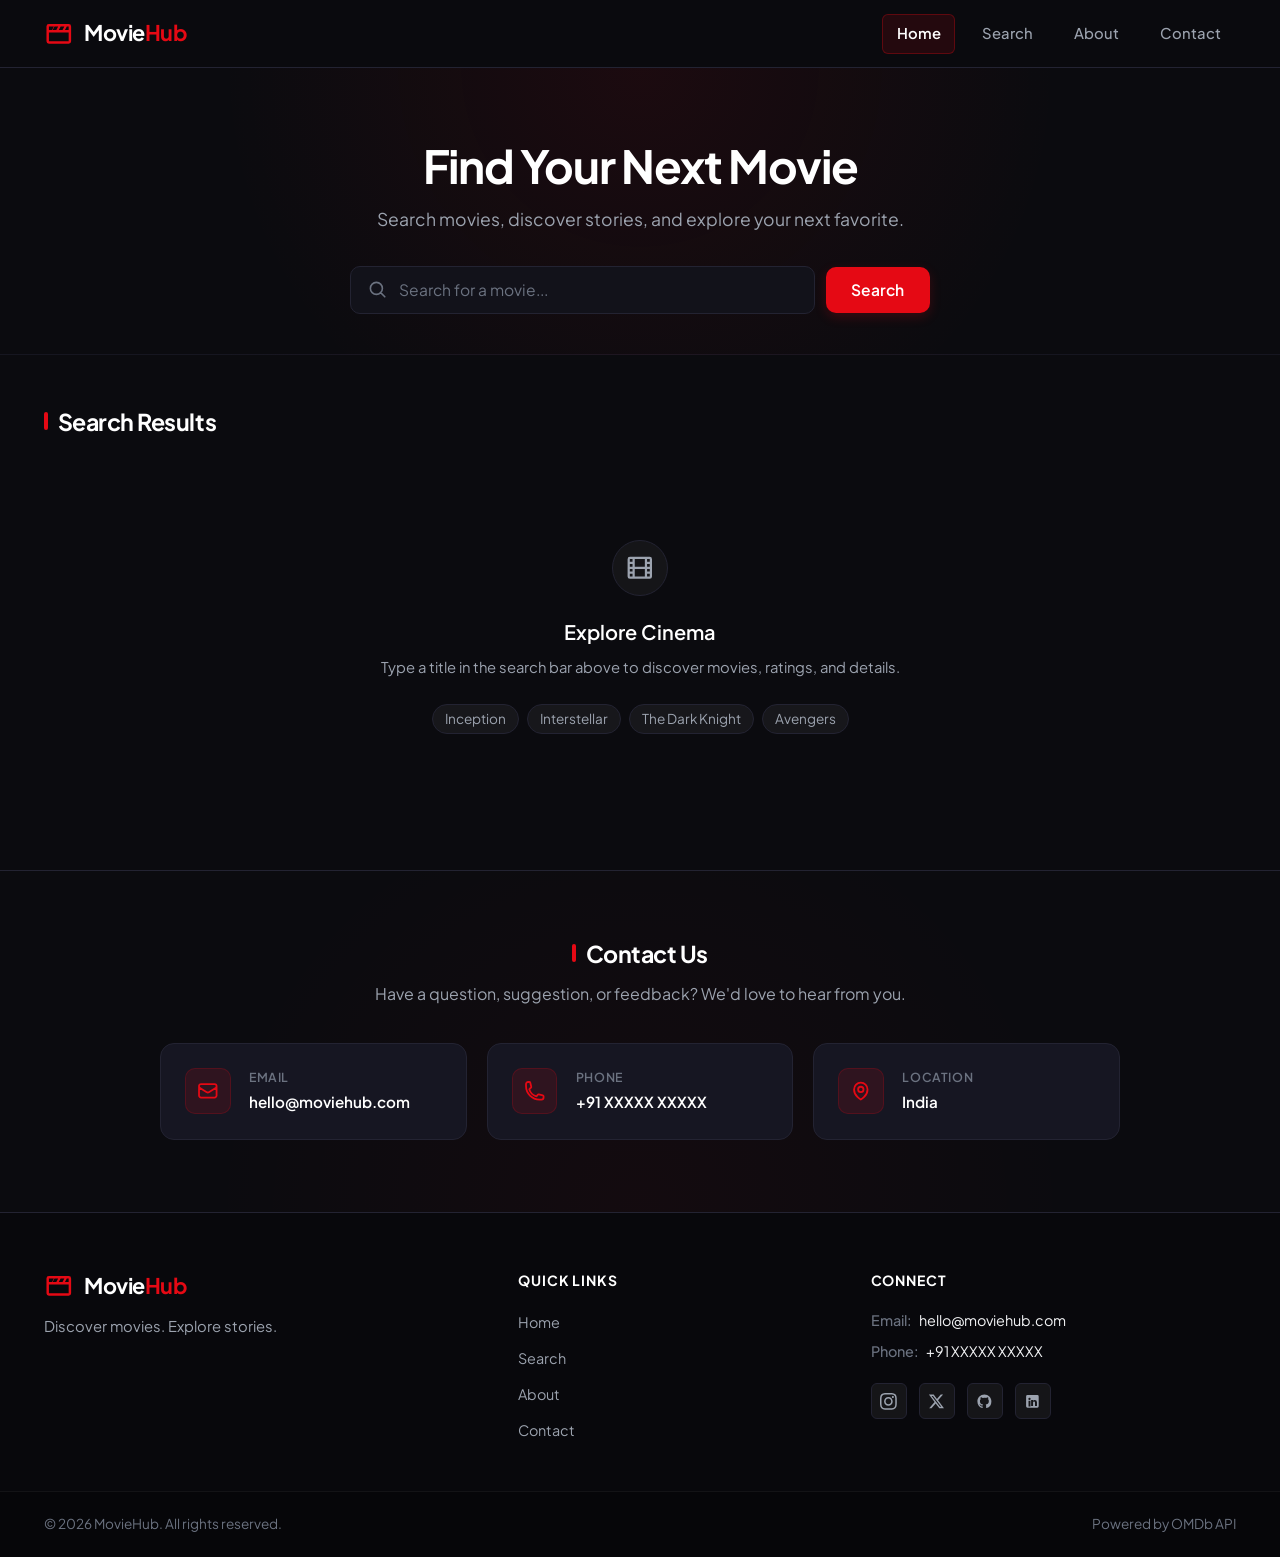
<file: index.html>
<!DOCTYPE html>
<html lang="en">
<head>
    <meta charset="UTF-8">
    <meta name="viewport" content="width=device-width, initial-scale=1.0">
    <title>MovieHub - Find Your Next Movie</title>
    <!-- Google Font: Plus Jakarta Sans -->
    <link rel="preconnect" href="https://fonts.googleapis.com">
    <link rel="preconnect" href="https://fonts.gstatic.com" crossorigin>
    <link href="https://fonts.googleapis.com/css2?family=Plus+Jakarta+Sans:wght@400;500;600;700&display=swap" rel="stylesheet">
    <link rel="stylesheet" href="style.css">
</head>
<body>
    <!-- Navbar -->
    <header class="navbar">
        <div class="nav-container">
            <a href="index.html" class="nav-brand" aria-label="MovieHub Home">
                <svg class="brand-icon" fill="currentColor" viewBox="0 0 24 24" aria-hidden="true">
                    <path d="M4 4h16a2 2 0 012 2v12a2 2 0 01-2 2H4a2 2 0 01-2-2V6a2 2 0 012-2zm0 2v3h2.5l1.5-3H4zm4.5 0l-1.5 3h3l1.5-3H8.5zm5 0l-1.5 3h3l1.5-3h-3zm5 0l-1.5 3H20V6h-1.5zM4 11v7h16v-7H4z" />
                </svg>
                <span class="brand-text">Movie<span>Hub</span></span>
            </a>

            <!-- Mobile Hamburger Toggle -->
            <button class="nav-toggle" id="navToggle" aria-label="Toggle navigation menu" aria-expanded="false">
                <span class="hamburger-bar"></span>
                <span class="hamburger-bar"></span>
                <span class="hamburger-bar"></span>
            </button>

            <!-- Navigation Links -->
            <nav class="nav-menu" id="navMenu">
                <a href="index.html" class="nav-link active">Home</a>
                <a href="#search" class="nav-link">Search</a>
                <a href="about.html" class="nav-link">About</a>
                <a href="#contact" class="nav-link">Contact</a>
            </nav>
        </div>
    </header>

    <main class="main-content">
        <!-- Hero / Search Section -->
        <section class="hero-section" id="search">
            <div class="hero-container">
                <h1 class="hero-title">Find Your Next Movie</h1>
                <p class="hero-subtitle">Search movies, discover stories, and explore your next favorite.</p>

                <form id="movieForm" class="search-form" action="">
                    <div class="search-input-wrapper">
                        <svg class="search-icon" fill="none" stroke="currentColor" stroke-width="2" viewBox="0 0 24 24" aria-hidden="true">
                            <path stroke-linecap="round" stroke-linejoin="round" d="m21 21-5.197-5.197m0 0A7.5 7.5 0 1 0 5.196 5.196a7.5 7.5 0 0 0 10.607 10.607z" />
                        </svg>
                        <input id="movieInput" type="text" placeholder="Search for a movie..." autocomplete="off">
                    </div>
                    <button type="submit" class="search-btn">Search</button>
                </form>
            </div>
        </section>

        <!-- Search Results Section -->
        <section class="results-section">
            <div class="container">
                <div class="results-header" id="resultsHeader">
                    <h2 class="section-title">Search Results</h2>
                </div>

                <div id="movieHub" class="movie-grid">
                    <!-- Initial Welcome State -->
                    <div class="initial-state">
                        <div class="initial-icon">
                            <svg fill="none" stroke="currentColor" stroke-width="1.8" viewBox="0 0 24 24">
                                <path stroke-linecap="round" stroke-linejoin="round" d="M7 4v16M17 4v16M3 8h4m10 0h4M3 12h18M3 16h4m10 0h4M4 20h16a1 1 0 0 0 1-1V5a1 1 0 0 0-1-1H4a1 1 0 0 0-1 1v14a1 1 0 0 0 1 1z" />
                            </svg>
                        </div>
                        <h3 class="initial-title">Explore Cinema</h3>
                        <p class="initial-desc">Type a title in the search bar above to discover movies, ratings, and details.</p>
                        <div class="quick-tags">
                            <button type="button" class="quick-tag" onclick="quickSearch('Inception')">Inception</button>
                            <button type="button" class="quick-tag" onclick="quickSearch('Interstellar')">Interstellar</button>
                            <button type="button" class="quick-tag" onclick="quickSearch('The Dark Knight')">The Dark Knight</button>
                            <button type="button" class="quick-tag" onclick="quickSearch('Avengers')">Avengers</button>
                        </div>
                    </div>
                </div>
            </div>
        </section>

        <!-- Contact Section (Easy to edit placeholder info) -->
        <section class="contact-section" id="contact">
            <div class="container">
                <div class="contact-header">
                    <h2 class="section-title">Contact Us</h2>
                    <p class="contact-subtitle">Have a question, suggestion, or feedback? We'd love to hear from you.</p>
                </div>

                <div class="contact-grid">
                    <!-- Email Contact Item -->
                    <a href="mailto:hello@moviehub.com" class="contact-card">
                        <div class="contact-icon">
                            <svg fill="none" stroke="currentColor" stroke-width="2" viewBox="0 0 24 24" aria-hidden="true">
                                <path stroke-linecap="round" stroke-linejoin="round" d="M21.75 6.75v10.5a2.25 2.25 0 0 1-2.25 2.25h-15a2.25 2.25 0 0 1-2.25-2.25V6.75m19.5 0A2.25 2.25 0 0 0 19.5 4.5h-15a2.25 2.25 0 0 0-2.25 2.25m19.5 0v.243a2.25 2.25 0 0 1-1.07 1.916l-7.5 4.615a2.25 2.25 0 0 1-2.36 0L3.32 8.91a2.25 2.25 0 0 1-1.07-1.916V6.75" />
                            </svg>
                        </div>
                        <div class="contact-card-info">
                            <span class="contact-label">Email</span>
                            <span class="contact-val">hello@moviehub.com</span>
                        </div>
                    </a>

                    <!-- Phone Contact Item -->
                    <a href="tel:+91XXXXXXXXXX" class="contact-card">
                        <div class="contact-icon">
                            <svg fill="none" stroke="currentColor" stroke-width="2" viewBox="0 0 24 24" aria-hidden="true">
                                <path stroke-linecap="round" stroke-linejoin="round" d="M2.25 6.75c0 8.284 6.716 15 15 15h2.25a2.25 2.25 0 0 0 2.25-2.25v-1.372c0-.516-.351-.966-.852-1.091l-4.423-1.106c-.44-.11-.902.055-1.173.417l-.97 1.293c-.282.376-.769.542-1.21.38a12.035 12.035 0 0 1-7.143-7.143c-.162-.441.004-.928.38-1.21l1.293-.97c.363-.271.527-.734.417-1.173L6.963 3.102a1.125 1.125 0 0 0-1.091-.852H4.5A2.25 2.25 0 0 0 2.25 4.5v2.25z" />
                            </svg>
                        </div>
                        <div class="contact-card-info">
                            <span class="contact-label">Phone</span>
                            <span class="contact-val">+91 XXXXX XXXXX</span>
                        </div>
                    </a>

                    <!-- Location Contact Item -->
                    <div class="contact-card">
                        <div class="contact-icon">
                            <svg fill="none" stroke="currentColor" stroke-width="2" viewBox="0 0 24 24" aria-hidden="true">
                                <path stroke-linecap="round" stroke-linejoin="round" d="M15 10.5a3 3 0 1 1-6 0 3 3 0 0 1 6 0z" />
                                <path stroke-linecap="round" stroke-linejoin="round" d="M19.5 10.5c0 7.142-7.5 11.25-7.5 11.25S4.5 17.642 4.5 10.5a7.5 7.5 0 1 1 15 0z" />
                            </svg>
                        </div>
                        <div class="contact-card-info">
                            <span class="contact-label">Location</span>
                            <span class="contact-val">India</span>
                        </div>
                    </div>
                </div>
            </div>
        </section>
    </main>

    <!-- Modern Footer -->
    <footer class="footer">
        <div class="container footer-container">
            <!-- Left: Brand info -->
            <div class="footer-col footer-brand-col">
                <a href="index.html" class="nav-brand footer-logo" aria-label="MovieHub Home">
                    <svg class="brand-icon" fill="currentColor" viewBox="0 0 24 24" aria-hidden="true">
                        <path d="M4 4h16a2 2 0 012 2v12a2 2 0 01-2 2H4a2 2 0 01-2-2V6a2 2 0 012-2zm0 2v3h2.5l1.5-3H4zm4.5 0l-1.5 3h3l1.5-3H8.5zm5 0l-1.5 3h3l1.5-3h-3zm5 0l-1.5 3H20V6h-1.5zM4 11v7h16v-7H4z" />
                    </svg>
                    <span class="brand-text">Movie<span>Hub</span></span>
                </a>
                <p class="footer-tagline">Discover movies. Explore stories.</p>
            </div>

            <!-- Middle: Quick Links -->
            <div class="footer-col footer-links-col">
                <h4 class="footer-heading">Quick Links</h4>
                <ul class="footer-links">
                    <li><a href="index.html">Home</a></li>
                    <li><a href="#search">Search</a></li>
                    <li><a href="about.html">About</a></li>
                    <li><a href="#contact">Contact</a></li>
                </ul>
            </div>

            <!-- Right: Contact info & Social links -->
            <div class="footer-col footer-contact-col">
                <h4 class="footer-heading">Connect</h4>
                <div class="footer-contact-info">
                    <p><span class="footer-label">Email:</span> <a href="mailto:hello@moviehub.com">hello@moviehub.com</a></p>
                    <p><span class="footer-label">Phone:</span> <a href="tel:+91XXXXXXXXXX">+91 XXXXX XXXXX</a></p>
                </div>

                <!-- Social media icons (Placeholder links) -->
                <div class="footer-social-row">
                    <!-- Instagram -->
                    <a href="#" class="social-link" aria-label="Instagram" target="_blank" rel="noopener noreferrer">
                        <svg fill="currentColor" viewBox="0 0 24 24" aria-hidden="true">
                            <path d="M12 2.163c3.204 0 3.584.012 4.85.07 3.252.148 4.771 1.691 4.919 4.919.058 1.265.069 1.645.069 4.849 0 3.205-.012 3.584-.069 4.849-.149 3.225-1.664 4.771-4.919 4.919-1.266.058-1.644.07-4.85.07-3.204 0-3.584-.012-4.849-.07-3.26-.149-4.771-1.699-4.919-4.92-.058-1.265-.07-1.644-.07-4.849 0-3.204.013-3.583.07-4.849.149-3.227 1.664-4.771 4.919-4.919 1.266-.057 1.645-.069 4.849-.069zm0-2.163c-3.259 0-3.667.014-4.947.072-4.358.2-6.78 2.618-6.98 6.98-.059 1.281-.073 1.689-.073 4.948 0 3.259.014 3.668.072 4.948.2 4.358 2.618 6.78 6.98 6.98 1.281.058 1.689.072 4.948.072 3.259 0 3.668-.014 4.948-.072 4.354-.2 6.782-2.618 6.979-6.98.059-1.28.073-1.689.073-4.948 0-3.259-.014-3.667-.072-4.947-.196-4.354-2.617-6.78-6.979-6.98-1.281-.059-1.69-.073-4.949-.073zm0 5.838c-3.403 0-6.162 2.759-6.162 6.162s2.759 6.163 6.162 6.163 6.162-2.759 6.162-6.163c0-3.403-2.759-6.162-6.162-6.162zm0 10.162c-2.209 0-4-1.79-4-4 0-2.209 1.791-4 4-4s4 1.791 4 4c0 2.21-1.791 4-4 4zm6.406-11.845c-.796 0-1.441.645-1.441 1.44s.645 1.44 1.441 1.44c.795 0 1.439-.645 1.439-1.44s-.644-1.44-1.439-1.44z" />
                        </svg>
                    </a>
                    <!-- X / Twitter -->
                    <a href="#" class="social-link" aria-label="X (Twitter)" target="_blank" rel="noopener noreferrer">
                        <svg fill="currentColor" viewBox="0 0 24 24" aria-hidden="true">
                            <path d="M18.244 2.25h3.308l-7.227 8.26 8.502 11.24H16.17l-5.214-6.817L4.99 21.75H1.68l7.73-8.835L1.254 2.25H8.08l4.713 6.231zm-1.161 17.52h1.833L7.084 4.126H5.117z" />
                        </svg>
                    </a>
                    <!-- GitHub -->
                    <a href="#" class="social-link" aria-label="GitHub" target="_blank" rel="noopener noreferrer">
                        <svg fill="currentColor" viewBox="0 0 24 24" aria-hidden="true">
                            <path fill-rule="evenodd" clip-rule="evenodd" d="M12 2C6.477 2 2 6.484 2 12.017c0 4.425 2.865 8.18 6.839 9.504.5.092.682-.217.682-.483 0-.237-.008-.868-.013-1.703-2.782.605-3.369-1.343-3.369-1.343-.454-1.158-1.11-1.466-1.11-1.466-.908-.62.069-.608.069-.608 1.003.07 1.53 1.032 1.53 1.032.892 1.53 2.341 1.088 2.91.832.092-.647.35-1.088.636-1.338-2.22-.253-4.555-1.113-4.555-4.951 0-1.093.39-1.988 1.029-2.688-.103-.253-.446-1.272.098-2.65 0 0 .84-.27 2.75 1.026A9.564 9.564 0 0 1 12 6.844c.85.004 1.705.115 2.504.337 1.909-1.296 2.747-1.027 2.747-1.027.546 1.379.202 2.398.1 2.651.64.7 1.028 1.595 1.028 2.688 0 3.848-2.339 4.695-4.566 4.943.359.309.678.92.678 1.855 0 1.338-.012 2.419-.012 2.747 0 .268.18.58.688.482A10.019 10.019 0 0 0 22 12.017C22 6.484 17.522 2 12 2z" />
                        </svg>
                    </a>
                    <!-- LinkedIn -->
                    <a href="#" class="social-link" aria-label="LinkedIn" target="_blank" rel="noopener noreferrer">
                        <svg fill="currentColor" viewBox="0 0 24 24" aria-hidden="true">
                            <path d="M19 3a2 2 0 0 1 2 2v14a2 2 0 0 1-2 2H5a2 2 0 0 1-2-2V5a2 2 0 0 1 2-2h14m-.5 15.5v-5.3a3.26 3.26 0 0 0-3.26-3.26c-.85 0-1.84.52-2.28 1.3v-1.11h-2.79v8.37h2.79v-4.93c0-.77.62-1.4 1.39-1.4a1.4 1.4 0 0 1 1.4 1.4v4.93h2.75M6.46 10.9v8.37h2.79V10.9H6.46M7.86 6.88a1.63 1.63 0 1 0 1.63 1.62c0-.9-.73-1.62-1.63-1.62z" />
                        </svg>
                    </a>
                </div>
            </div>
        </div>

        <!-- Footer Bottom Bar -->
        <div class="footer-bottom">
            <div class="container footer-bottom-content">
                <p>© 2026 MovieHub. All rights reserved.</p>
                <p class="footer-api-note">Powered by OMDb API</p>
            </div>
        </div>
    </footer>

    <script src="script.js"></script>
</body>
</html>
</file>
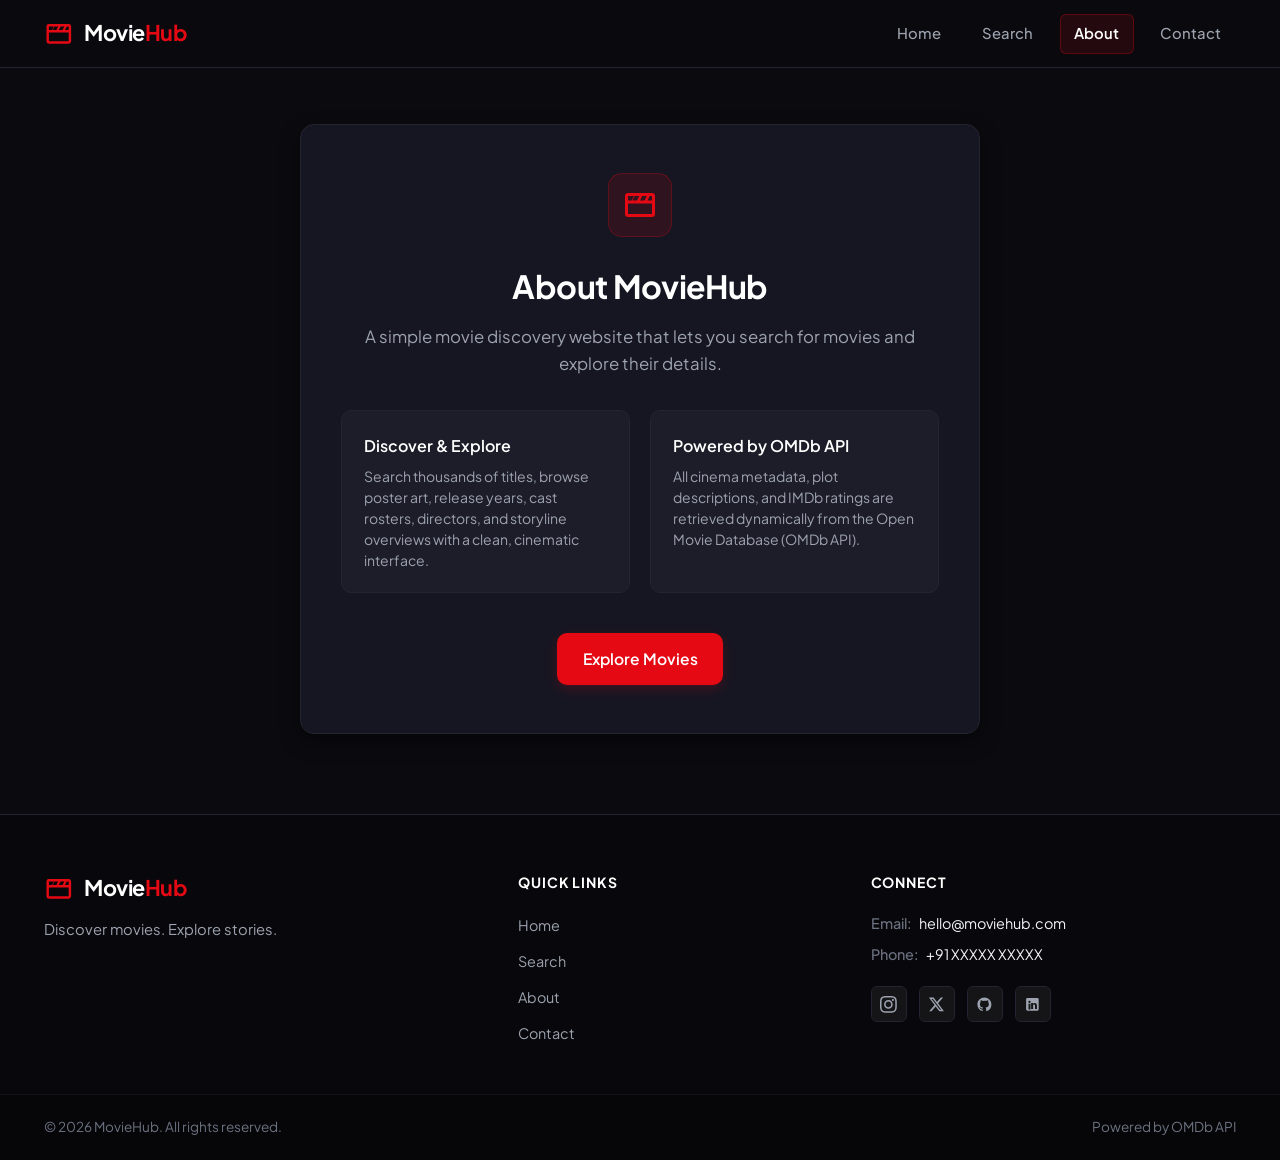
<file: about.html>
<!DOCTYPE html>
<html lang="en">
<head>
    <meta charset="UTF-8">
    <meta name="viewport" content="width=device-width, initial-scale=1.0">
    <title>About - MovieHub</title>
    <!-- Google Font: Plus Jakarta Sans -->
    <link rel="preconnect" href="https://fonts.googleapis.com">
    <link rel="preconnect" href="https://fonts.gstatic.com" crossorigin>
    <link href="https://fonts.googleapis.com/css2?family=Plus+Jakarta+Sans:wght@400;500;600;700&display=swap" rel="stylesheet">
    <link rel="stylesheet" href="style.css">
</head>
<body>
    <!-- Navbar -->
    <header class="navbar">
        <div class="nav-container">
            <a href="index.html" class="nav-brand" aria-label="MovieHub Home">
                <svg class="brand-icon" fill="currentColor" viewBox="0 0 24 24" aria-hidden="true">
                    <path d="M4 4h16a2 2 0 012 2v12a2 2 0 01-2 2H4a2 2 0 01-2-2V6a2 2 0 012-2zm0 2v3h2.5l1.5-3H4zm4.5 0l-1.5 3h3l1.5-3H8.5zm5 0l-1.5 3h3l1.5-3h-3zm5 0l-1.5 3H20V6h-1.5zM4 11v7h16v-7H4z" />
                </svg>
                <span class="brand-text">Movie<span>Hub</span></span>
            </a>

            <!-- Mobile Hamburger Toggle -->
            <button class="nav-toggle" id="navToggle" aria-label="Toggle navigation menu" aria-expanded="false">
                <span class="hamburger-bar"></span>
                <span class="hamburger-bar"></span>
                <span class="hamburger-bar"></span>
            </button>

            <!-- Navigation Links -->
            <nav class="nav-menu" id="navMenu">
                <a href="index.html" class="nav-link">Home</a>
                <a href="index.html#search" class="nav-link">Search</a>
                <a href="about.html" class="nav-link active">About</a>
                <a href="index.html#contact" class="nav-link">Contact</a>
            </nav>
        </div>
    </header>

    <main class="main-content">
        <div class="container about-container">
            <div class="about-card">
                <div class="about-icon">
                    <svg class="brand-icon-large" fill="currentColor" viewBox="0 0 24 24" aria-hidden="true">
                        <path d="M4 4h16a2 2 0 012 2v12a2 2 0 01-2 2H4a2 2 0 01-2-2V6a2 2 0 012-2zm0 2v3h2.5l1.5-3H4zm4.5 0l-1.5 3h3l1.5-3H8.5zm5 0l-1.5 3h3l1.5-3h-3zm5 0l-1.5 3H20V6h-1.5zM4 11v7h16v-7H4z" />
                    </svg>
                </div>
                <h1 class="about-title">About MovieHub</h1>
                <p class="about-lead">
                    A simple movie discovery website that lets you search for movies and explore their details.
                </p>

                <div class="about-details">
                    <div class="about-item">
                        <h3>Discover & Explore</h3>
                        <p>Search thousands of titles, browse poster art, release years, cast rosters, directors, and storyline overviews with a clean, cinematic interface.</p>
                    </div>
                    <div class="about-item">
                        <h3>Powered by OMDb API</h3>
                        <p>All cinema metadata, plot descriptions, and IMDb ratings are retrieved dynamically from the Open Movie Database (OMDb API).</p>
                    </div>
                </div>

                <div class="about-actions">
                    <a href="index.html" class="search-btn action-btn">Explore Movies</a>
                </div>
            </div>
        </div>
    </main>

    <!-- Modern Footer -->
    <footer class="footer">
        <div class="container footer-container">
            <!-- Left: Brand info -->
            <div class="footer-col footer-brand-col">
                <a href="index.html" class="nav-brand footer-logo" aria-label="MovieHub Home">
                    <svg class="brand-icon" fill="currentColor" viewBox="0 0 24 24" aria-hidden="true">
                        <path d="M4 4h16a2 2 0 012 2v12a2 2 0 01-2 2H4a2 2 0 01-2-2V6a2 2 0 012-2zm0 2v3h2.5l1.5-3H4zm4.5 0l-1.5 3h3l1.5-3H8.5zm5 0l-1.5 3h3l1.5-3h-3zm5 0l-1.5 3H20V6h-1.5zM4 11v7h16v-7H4z" />
                    </svg>
                    <span class="brand-text">Movie<span>Hub</span></span>
                </a>
                <p class="footer-tagline">Discover movies. Explore stories.</p>
            </div>

            <!-- Middle: Quick Links -->
            <div class="footer-col footer-links-col">
                <h4 class="footer-heading">Quick Links</h4>
                <ul class="footer-links">
                    <li><a href="index.html">Home</a></li>
                    <li><a href="index.html#search">Search</a></li>
                    <li><a href="about.html">About</a></li>
                    <li><a href="index.html#contact">Contact</a></li>
                </ul>
            </div>

            <!-- Right: Contact info & Social links -->
            <div class="footer-col footer-contact-col">
                <h4 class="footer-heading">Connect</h4>
                <div class="footer-contact-info">
                    <p><span class="footer-label">Email:</span> <a href="mailto:hello@moviehub.com">hello@moviehub.com</a></p>
                    <p><span class="footer-label">Phone:</span> <a href="tel:+91XXXXXXXXXX">+91 XXXXX XXXXX</a></p>
                </div>

                <!-- Social media icons (Placeholder links) -->
                <div class="footer-social-row">
                    <!-- Instagram -->
                    <a href="#" class="social-link" aria-label="Instagram" target="_blank" rel="noopener noreferrer">
                        <svg fill="currentColor" viewBox="0 0 24 24" aria-hidden="true">
                            <path d="M12 2.163c3.204 0 3.584.012 4.85.07 3.252.148 4.771 1.691 4.919 4.919.058 1.265.069 1.645.069 4.849 0 3.205-.012 3.584-.069 4.849-.149 3.225-1.664 4.771-4.919 4.919-1.266.058-1.644.07-4.85.07-3.204 0-3.584-.012-4.849-.07-3.26-.149-4.771-1.699-4.919-4.92-.058-1.265-.07-1.644-.07-4.849 0-3.204.013-3.583.07-4.849.149-3.227 1.664-4.771 4.919-4.919 1.266-.057 1.645-.069 4.849-.069zm0-2.163c-3.259 0-3.667.014-4.947.072-4.358.2-6.78 2.618-6.98 6.98-.059 1.281-.073 1.689-.073 4.948 0 3.259.014 3.668.072 4.948.2 4.358 2.618 6.78 6.98 6.98 1.281.058 1.689.072 4.948.072 3.259 0 3.668-.014 4.948-.072 4.354-.2 6.782-2.618 6.979-6.98.059-1.28.073-1.689.073-4.948 0-3.259-.014-3.667-.072-4.947-.196-4.354-2.617-6.78-6.979-6.98-1.281-.059-1.69-.073-4.949-.073zm0 5.838c-3.403 0-6.162 2.759-6.162 6.162s2.759 6.163 6.162 6.163 6.162-2.759 6.162-6.163c0-3.403-2.759-6.162-6.162-6.162zm0 10.162c-2.209 0-4-1.79-4-4 0-2.209 1.791-4 4-4s4 1.791 4 4c0 2.21-1.791 4-4 4zm6.406-11.845c-.796 0-1.441.645-1.441 1.44s.645 1.44 1.441 1.44c.795 0 1.439-.645 1.439-1.44s-.644-1.44-1.439-1.44z" />
                    </svg>
                </a>
                <!-- X / Twitter -->
                <a href="#" class="social-link" aria-label="X (Twitter)" target="_blank" rel="noopener noreferrer">
                    <svg fill="currentColor" viewBox="0 0 24 24" aria-hidden="true">
                        <path d="M18.244 2.25h3.308l-7.227 8.26 8.502 11.24H16.17l-5.214-6.817L4.99 21.75H1.68l7.73-8.835L1.254 2.25H8.08l4.713 6.231zm-1.161 17.52h1.833L7.084 4.126H5.117z" />
                    </svg>
                </a>
                <!-- GitHub -->
                <a href="#" class="social-link" aria-label="GitHub" target="_blank" rel="noopener noreferrer">
                    <svg fill="currentColor" viewBox="0 0 24 24" aria-hidden="true">
                        <path fill-rule="evenodd" clip-rule="evenodd" d="M12 2C6.477 2 2 6.484 2 12.017c0 4.425 2.865 8.18 6.839 9.504.5.092.682-.217.682-.483 0-.237-.008-.868-.013-1.703-2.782.605-3.369-1.343-3.369-1.343-.454-1.158-1.11-1.466-1.11-1.466-.908-.62.069-.608.069-.608 1.003.07 1.53 1.032 1.53 1.032.892 1.53 2.341 1.088 2.91.832.092-.647.35-1.088.636-1.338-2.22-.253-4.555-1.113-4.555-4.951 0-1.093.39-1.988 1.029-2.688-.103-.253-.446-1.272.098-2.65 0 0 .84-.27 2.75 1.026A9.564 9.564 0 0 1 12 6.844c.85.004 1.705.115 2.504.337 1.909-1.296 2.747-1.027 2.747-1.027.546 1.379.202 2.398.1 2.651.64.7 1.028 1.595 1.028 2.688 0 3.848-2.339 4.695-4.566 4.943.359.309.678.92.678 1.855 0 1.338-.012 2.419-.012 2.747 0 .268.18.58.688.482A10.019 10.019 0 0 0 22 12.017C22 6.484 17.522 2 12 2z" />
                    </svg>
                </a>
                <!-- LinkedIn -->
                <a href="#" class="social-link" aria-label="LinkedIn" target="_blank" rel="noopener noreferrer">
                    <svg fill="currentColor" viewBox="0 0 24 24" aria-hidden="true">
                        <path d="M19 3a2 2 0 0 1 2 2v14a2 2 0 0 1-2 2H5a2 2 0 0 1-2-2V5a2 2 0 0 1 2-2h14m-.5 15.5v-5.3a3.26 3.26 0 0 0-3.26-3.26c-.85 0-1.84.52-2.28 1.3v-1.11h-2.79v8.37h2.79v-4.93c0-.77.62-1.4 1.39-1.4a1.4 1.4 0 0 1 1.4 1.4v4.93h2.75M6.46 10.9v8.37h2.79V10.9H6.46M7.86 6.88a1.63 1.63 0 1 0 1.63 1.62c0-.9-.73-1.62-1.63-1.62z" />
                    </svg>
                </a>
            </div>
        </div>
    </div>

    <!-- Footer Bottom Bar -->
    <div class="footer-bottom">
        <div class="container footer-bottom-content">
            <p>© 2026 MovieHub. All rights reserved.</p>
            <p class="footer-api-note">Powered by OMDb API</p>
        </div>
    </div>
</footer>

<script>
    // Hamburger navigation toggle for about page
    const navToggle = document.querySelector("#navToggle");
    const navMenu = document.querySelector("#navMenu");
    if (navToggle && navMenu) {
        navToggle.addEventListener("click", () => {
            const isOpen = navMenu.classList.toggle("open");
            navToggle.classList.toggle("active");
            navToggle.setAttribute("aria-expanded", isOpen);
        });
        navMenu.querySelectorAll(".nav-link").forEach((link) => {
            link.addEventListener("click", () => {
                navMenu.classList.remove("open");
                navToggle.classList.remove("active");
                navToggle.setAttribute("aria-expanded", "false");
            });
        });
    }
</script>
</body>
</html>
</file>
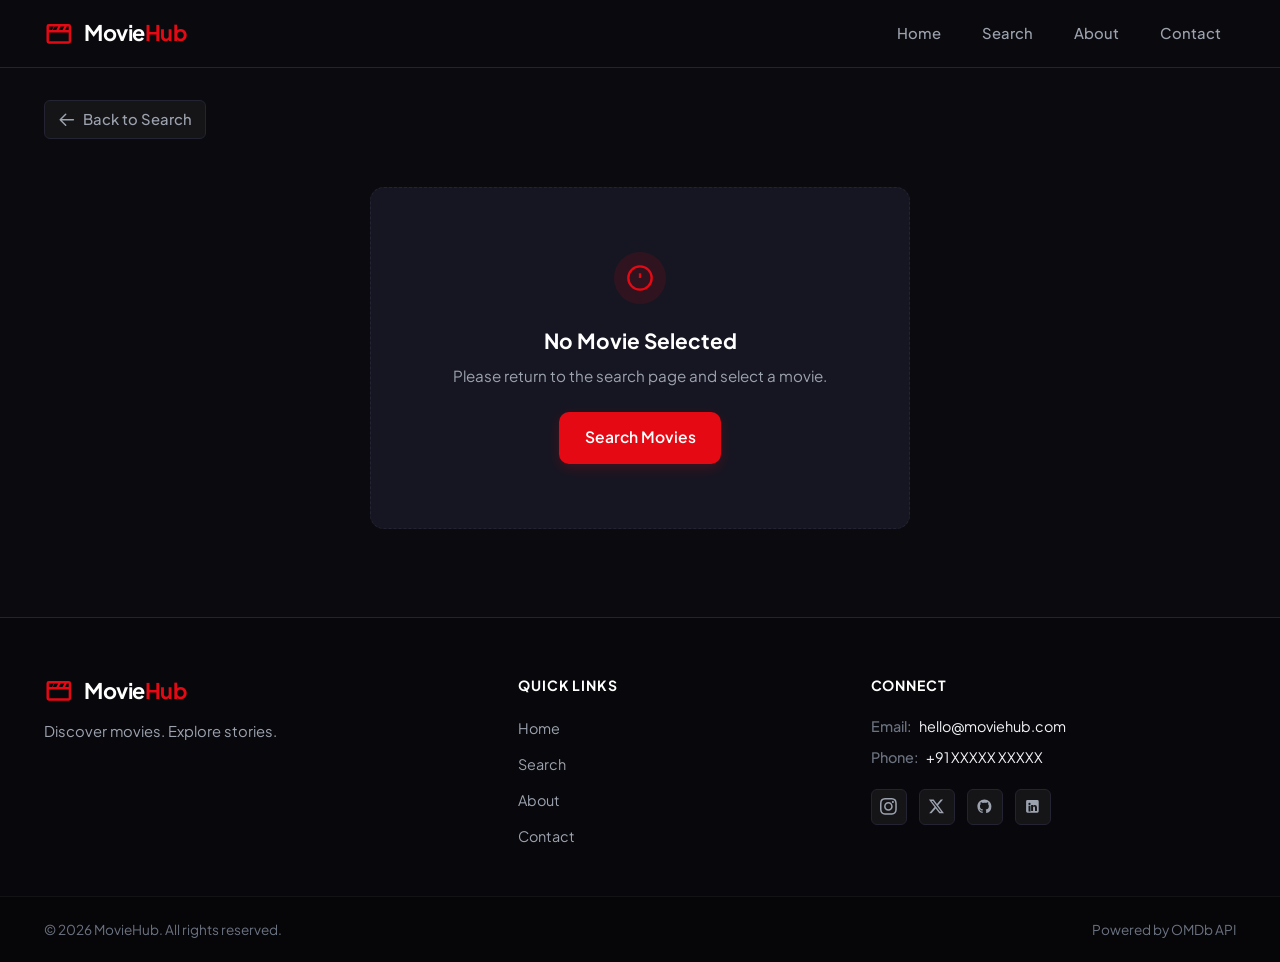
<file: movie-detail.html>
<!DOCTYPE html>
<html lang="en">
<head>
    <meta charset="UTF-8">
    <meta name="viewport" content="width=device-width, initial-scale=1.0">
    <title>Movie Details - MovieHub</title>
    <!-- Google Font: Plus Jakarta Sans -->
    <link rel="preconnect" href="https://fonts.googleapis.com">
    <link rel="preconnect" href="https://fonts.gstatic.com" crossorigin>
    <link href="https://fonts.googleapis.com/css2?family=Plus+Jakarta+Sans:wght@400;500;600;700&display=swap" rel="stylesheet">
    <link rel="stylesheet" href="style.css">
</head>
<body>
    <!-- Navbar -->
    <header class="navbar">
        <div class="nav-container">
            <a href="index.html" class="nav-brand" aria-label="MovieHub Home">
                <svg class="brand-icon" fill="currentColor" viewBox="0 0 24 24" aria-hidden="true">
                    <path d="M4 4h16a2 2 0 012 2v12a2 2 0 01-2 2H4a2 2 0 01-2-2V6a2 2 0 012-2zm0 2v3h2.5l1.5-3H4zm4.5 0l-1.5 3h3l1.5-3H8.5zm5 0l-1.5 3h3l1.5-3h-3zm5 0l-1.5 3H20V6h-1.5zM4 11v7h16v-7H4z" />
                </svg>
                <span class="brand-text">Movie<span>Hub</span></span>
            </a>

            <!-- Mobile Hamburger Toggle -->
            <button class="nav-toggle" id="navToggle" aria-label="Toggle navigation menu" aria-expanded="false">
                <span class="hamburger-bar"></span>
                <span class="hamburger-bar"></span>
                <span class="hamburger-bar"></span>
            </button>

            <!-- Navigation Links -->
            <nav class="nav-menu" id="navMenu">
                <a href="index.html" class="nav-link">Home</a>
                <a href="index.html#search" class="nav-link">Search</a>
                <a href="about.html" class="nav-link">About</a>
                <a href="index.html#contact" class="nav-link">Contact</a>
            </nav>
        </div>
    </header>

    <main class="main-content">
        <div class="container detail-page-container">
            <a href="index.html" class="back-link">
                <svg fill="none" stroke="currentColor" stroke-width="2" viewBox="0 0 24 24" aria-hidden="true">
                    <path stroke-linecap="round" stroke-linejoin="round" d="M10.5 19.5 3 12m0 0 7.5-7.5M3 12h18" />
                </svg>
                <span>Back to Search</span>
            </a>

            <!-- Populated dynamically by movie-detail.js -->
            <div id="movie-detail"></div>
        </div>
    </main>

    <!-- Modern Footer -->
    <footer class="footer">
        <div class="container footer-container">
            <!-- Left: Brand info -->
            <div class="footer-col footer-brand-col">
                <a href="index.html" class="nav-brand footer-logo" aria-label="MovieHub Home">
                    <svg class="brand-icon" fill="currentColor" viewBox="0 0 24 24" aria-hidden="true">
                        <path d="M4 4h16a2 2 0 012 2v12a2 2 0 01-2 2H4a2 2 0 01-2-2V6a2 2 0 012-2zm0 2v3h2.5l1.5-3H4zm4.5 0l-1.5 3h3l1.5-3H8.5zm5 0l-1.5 3h3l1.5-3h-3zm5 0l-1.5 3H20V6h-1.5zM4 11v7h16v-7H4z" />
                    </svg>
                    <span class="brand-text">Movie<span>Hub</span></span>
                </a>
                <p class="footer-tagline">Discover movies. Explore stories.</p>
            </div>

            <!-- Middle: Quick Links -->
            <div class="footer-col footer-links-col">
                <h4 class="footer-heading">Quick Links</h4>
                <ul class="footer-links">
                    <li><a href="index.html">Home</a></li>
                    <li><a href="index.html#search">Search</a></li>
                    <li><a href="about.html">About</a></li>
                    <li><a href="index.html#contact">Contact</a></li>
                </ul>
            </div>

            <!-- Right: Contact info & Social links -->
            <div class="footer-col footer-contact-col">
                <h4 class="footer-heading">Connect</h4>
                <div class="footer-contact-info">
                    <p><span class="footer-label">Email:</span> <a href="mailto:hello@moviehub.com">hello@moviehub.com</a></p>
                    <p><span class="footer-label">Phone:</span> <a href="tel:+91XXXXXXXXXX">+91 XXXXX XXXXX</a></p>
                </div>

                <!-- Social media icons (Placeholder links) -->
                <div class="footer-social-row">
                    <!-- Instagram -->
                    <a href="#" class="social-link" aria-label="Instagram" target="_blank" rel="noopener noreferrer">
                        <svg fill="currentColor" viewBox="0 0 24 24" aria-hidden="true">
                            <path d="M12 2.163c3.204 0 3.584.012 4.85.07 3.252.148 4.771 1.691 4.919 4.919.058 1.265.069 1.645.069 4.849 0 3.205-.012 3.584-.069 4.849-.149 3.225-1.664 4.771-4.919 4.919-1.266.058-1.644.07-4.85.07-3.204 0-3.584-.012-4.849-.07-3.26-.149-4.771-1.699-4.919-4.92-.058-1.265-.07-1.644-.07-4.849 0-3.204.013-3.583.07-4.849.149-3.227 1.664-4.771 4.919-4.919 1.266-.057 1.645-.069 4.849-.069zm0-2.163c-3.259 0-3.667.014-4.947.072-4.358.2-6.78 2.618-6.98 6.98-.059 1.281-.073 1.689-.073 4.948 0 3.259.014 3.668.072 4.948.2 4.358 2.618 6.78 6.98 6.98 1.281.058 1.689.072 4.948.072 3.259 0 3.668-.014 4.948-.072 4.354-.2 6.782-2.618 6.979-6.98.059-1.28.073-1.689.073-4.948 0-3.259-.014-3.667-.072-4.947-.196-4.354-2.617-6.78-6.979-6.98-1.281-.059-1.69-.073-4.949-.073zm0 5.838c-3.403 0-6.162 2.759-6.162 6.162s2.759 6.163 6.162 6.163 6.162-2.759 6.162-6.163c0-3.403-2.759-6.162-6.162-6.162zm0 10.162c-2.209 0-4-1.79-4-4 0-2.209 1.791-4 4-4s4 1.791 4 4c0 2.21-1.791 4-4 4zm6.406-11.845c-.796 0-1.441.645-1.441 1.44s.645 1.44 1.441 1.44c.795 0 1.439-.645 1.439-1.44s-.644-1.44-1.439-1.44z" />
                        </svg>
                    </a>
                    <!-- X / Twitter -->
                    <a href="#" class="social-link" aria-label="X (Twitter)" target="_blank" rel="noopener noreferrer">
                        <svg fill="currentColor" viewBox="0 0 24 24" aria-hidden="true">
                            <path d="M18.244 2.25h3.308l-7.227 8.26 8.502 11.24H16.17l-5.214-6.817L4.99 21.75H1.68l7.73-8.835L1.254 2.25H8.08l4.713 6.231zm-1.161 17.52h1.833L7.084 4.126H5.117z" />
                        </svg>
                    </a>
                    <!-- GitHub -->
                    <a href="#" class="social-link" aria-label="GitHub" target="_blank" rel="noopener noreferrer">
                        <svg fill="currentColor" viewBox="0 0 24 24" aria-hidden="true">
                            <path fill-rule="evenodd" clip-rule="evenodd" d="M12 2C6.477 2 2 6.484 2 12.017c0 4.425 2.865 8.18 6.839 9.504.5.092.682-.217.682-.483 0-.237-.008-.868-.013-1.703-2.782.605-3.369-1.343-3.369-1.343-.454-1.158-1.11-1.466-1.11-1.466-.908-.62.069-.608.069-.608 1.003.07 1.53 1.032 1.53 1.032.892 1.53 2.341 1.088 2.91.832.092-.647.35-1.088.636-1.338-2.22-.253-4.555-1.113-4.555-4.951 0-1.093.39-1.988 1.029-2.688-.103-.253-.446-1.272.098-2.65 0 0 .84-.27 2.75 1.026A9.564 9.564 0 0 1 12 6.844c.85.004 1.705.115 2.504.337 1.909-1.296 2.747-1.027 2.747-1.027.546 1.379.202 2.398.1 2.651.64.7 1.028 1.595 1.028 2.688 0 3.848-2.339 4.695-4.566 4.943.359.309.678.92.678 1.855 0 1.338-.012 2.419-.012 2.747 0 .268.18.58.688.482A10.019 10.019 0 0 0 22 12.017C22 6.484 17.522 2 12 2z" />
                        </svg>
                    </a>
                    <!-- LinkedIn -->
                    <a href="#" class="social-link" aria-label="LinkedIn" target="_blank" rel="noopener noreferrer">
                        <svg fill="currentColor" viewBox="0 0 24 24" aria-hidden="true">
                            <path d="M19 3a2 2 0 0 1 2 2v14a2 2 0 0 1-2 2H5a2 2 0 0 1-2-2V5a2 2 0 0 1 2-2h14m-.5 15.5v-5.3a3.26 3.26 0 0 0-3.26-3.26c-.85 0-1.84.52-2.28 1.3v-1.11h-2.79v8.37h2.79v-4.93c0-.77.62-1.4 1.39-1.4a1.4 1.4 0 0 1 1.4 1.4v4.93h2.75M6.46 10.9v8.37h2.79V10.9H6.46M7.86 6.88a1.63 1.63 0 1 0 1.63 1.62c0-.9-.73-1.62-1.63-1.62z" />
                        </svg>
                    </a>
                </div>
            </div>
        </div>

        <!-- Footer Bottom Bar -->
        <div class="footer-bottom">
            <div class="container footer-bottom-content">
                <p>© 2026 MovieHub. All rights reserved.</p>
                <p class="footer-api-note">Powered by OMDb API</p>
            </div>
        </div>
    </footer>

    <script src="movie-detail.js"></script>
</body>
</html>
</file>
<file: style.css>
/* ==========================================================================
   MovieHub - Modern Dark Theme Stylesheet
   ========================================================================== */

/* --- CSS Variables & Design Tokens --- */
:root {
  --bg-main: #0b0b0f;
  --bg-surface: #14141c;
  --bg-card: #161622;
  --bg-elevated: #1e1e2d;
  --bg-input: #12121a;
  --bg-footer: #08080c;

  --border-subtle: #232332;
  --border-hover: #36364a;
  --border-accent: rgba(229, 9, 20, 0.4);

  --accent-red: #e50914;
  --accent-red-hover: #f41b26;
  --accent-red-glow: rgba(229, 9, 20, 0.2);
  --accent-red-subtle: rgba(229, 9, 20, 0.12);

  --text-primary: #f3f4f6;
  --text-secondary: #9ca3af;
  --text-muted: #6b7280;

  --rating-gold: #fbbf24;

  --font-family: 'Plus Jakarta Sans', -apple-system, BlinkMacSystemFont, 'Segoe UI', Roboto, Helvetica, Arial, sans-serif;

  --radius-sm: 6px;
  --radius-md: 10px;
  --radius-lg: 14px;
  --radius-pill: 9999px;

  --shadow-sm: 0 2px 8px rgba(0, 0, 0, 0.3);
  --shadow-md: 0 8px 20px rgba(0, 0, 0, 0.45);
  --shadow-card-hover: 0 14px 28px -4px rgba(0, 0, 0, 0.65), 0 0 20px rgba(229, 9, 20, 0.12);

  --transition-fast: 0.2s ease;
  --transition-smooth: 0.3s cubic-bezier(0.16, 1, 0.3, 1);
}

/* --- Reset & Global Defaults --- */
*, *::before, *::after {
  box-sizing: border-box;
  margin: 0;
  padding: 0;
}

html {
  font-size: 16px;
  scroll-behavior: smooth;
}

body {
  font-family: var(--font-family);
  background-color: var(--bg-main);
  color: var(--text-primary);
  line-height: 1.6;
  min-height: 100vh;
  display: flex;
  flex-direction: column;
  overflow-x: hidden;
  -webkit-font-smoothing: antialiased;
}

img {
  max-width: 100%;
  display: block;
}

a {
  color: inherit;
  text-decoration: none;
}

button, input {
  font-family: inherit;
}

/* --- Main Layout Container --- */
.container {
  width: 100%;
  max-width: 1240px;
  margin-left: auto;
  margin-right: auto;
  padding-left: 1.5rem;
  padding-right: 1.5rem;
}

.main-content {
  flex: 1 0 auto;
  display: flex;
  flex-direction: column;
}

/* ==========================================================================
   Navbar
   ========================================================================== */
.navbar {
  position: sticky;
  top: 0;
  z-index: 100;
  background-color: rgba(11, 11, 15, 0.94);
  backdrop-filter: blur(14px);
  -webkit-backdrop-filter: blur(14px);
  border-bottom: 1px solid var(--border-subtle);
  width: 100%;
}

.nav-container {
  max-width: 1240px;
  margin: 0 auto;
  padding: 0.85rem 1.5rem;
  display: flex;
  align-items: center;
  justify-content: space-between;
  position: relative;
}

.nav-brand {
  display: flex;
  align-items: center;
  gap: 0.65rem;
  text-decoration: none;
  transition: opacity var(--transition-fast);
}

.nav-brand:hover {
  opacity: 0.9;
}

.brand-icon {
  width: 1.85rem;
  height: 1.85rem;
  color: var(--accent-red);
  flex-shrink: 0;
}

.brand-text {
  font-size: 1.35rem;
  font-weight: 700;
  letter-spacing: -0.02em;
  color: #ffffff;
}

.brand-text span {
  color: var(--accent-red);
}

/* Nav Links Menu */
.nav-menu {
  display: flex;
  align-items: center;
  gap: 0.75rem;
}

.nav-link {
  font-size: 0.925rem;
  font-weight: 500;
  color: var(--text-secondary);
  padding: 0.45rem 0.85rem;
  border-radius: var(--radius-sm);
  transition: color var(--transition-fast), background-color var(--transition-fast), border-color var(--transition-fast);
  border: 1px solid transparent;
}

.nav-link:hover {
  color: #ffffff;
  background-color: rgba(255, 255, 255, 0.05);
}

.nav-link.active {
  color: #ffffff;
  font-weight: 600;
  background-color: var(--accent-red-subtle);
  border-color: rgba(229, 9, 20, 0.3);
}

/* Mobile Hamburger Toggle */
.nav-toggle {
  display: none;
  background: transparent;
  border: 1px solid var(--border-subtle);
  border-radius: var(--radius-sm);
  width: 38px;
  height: 38px;
  cursor: pointer;
  padding: 8px;
  flex-direction: column;
  justify-content: space-between;
  align-items: center;
  transition: border-color var(--transition-fast), background-color var(--transition-fast);
}

.nav-toggle:hover {
  border-color: var(--border-hover);
  background-color: rgba(255, 255, 255, 0.05);
}

.hamburger-bar {
  display: block;
  width: 20px;
  height: 2px;
  background-color: #ffffff;
  border-radius: 2px;
  transition: transform var(--transition-smooth), opacity var(--transition-fast);
}

.nav-toggle.active .hamburger-bar:nth-child(1) {
  transform: translateY(7px) rotate(45deg);
}

.nav-toggle.active .hamburger-bar:nth-child(2) {
  opacity: 0;
}

.nav-toggle.active .hamburger-bar:nth-child(3) {
  transform: translateY(-7px) rotate(-45deg);
}

/* ==========================================================================
   Hero & Search Section
   ========================================================================== */
.hero-section {
  padding: 4.5rem 1.5rem 2.5rem;
  text-align: center;
  background: radial-gradient(circle at 50% 0%, rgba(229, 9, 20, 0.08) 0%, transparent 60%);
  border-bottom: 1px solid rgba(35, 35, 50, 0.5);
  scroll-margin-top: 70px;
}

.hero-container {
  max-width: 680px;
  margin: 0 auto;
}

.hero-title {
  font-size: clamp(2rem, 4.5vw, 2.85rem);
  font-weight: 700;
  letter-spacing: -0.03em;
  color: #ffffff;
  margin-bottom: 0.85rem;
  line-height: 1.15;
}

.hero-subtitle {
  font-size: clamp(0.95rem, 2vw, 1.1rem);
  color: var(--text-secondary);
  margin-bottom: 2rem;
  line-height: 1.55;
  font-weight: 400;
}

.search-form {
  display: flex;
  align-items: center;
  gap: 0.65rem;
  width: 100%;
  max-width: 580px;
  margin: 0 auto;
}

.search-input-wrapper {
  position: relative;
  flex: 1;
  display: flex;
  align-items: center;
}

.search-icon {
  position: absolute;
  left: 1.1rem;
  width: 1.2rem;
  height: 1.2rem;
  color: var(--text-muted);
  pointer-events: none;
  transition: color var(--transition-fast);
}

.search-form input[type="text"] {
  width: 100%;
  background-color: var(--bg-input);
  border: 1px solid var(--border-subtle);
  border-radius: var(--radius-md);
  padding: 0.85rem 1rem 0.85rem 3rem;
  font-size: 0.975rem;
  color: #ffffff;
  outline: none;
  transition: border-color var(--transition-fast), box-shadow var(--transition-fast), background-color var(--transition-fast);
}

.search-form input[type="text"]::placeholder {
  color: var(--text-muted);
}

.search-form input[type="text"]:focus {
  background-color: var(--bg-card);
  border-color: var(--accent-red);
  box-shadow: 0 0 0 3px var(--accent-red-glow);
}

.search-input-wrapper:focus-within .search-icon {
  color: var(--accent-red);
}

.search-btn {
  background-color: var(--accent-red);
  color: #ffffff;
  border: none;
  border-radius: var(--radius-md);
  padding: 0.85rem 1.6rem;
  font-size: 0.975rem;
  font-weight: 600;
  cursor: pointer;
  white-space: nowrap;
  transition: background-color var(--transition-fast), transform var(--transition-fast), box-shadow var(--transition-fast);
  box-shadow: 0 4px 12px var(--accent-red-glow);
}

.search-btn:hover {
  background-color: var(--accent-red-hover);
  transform: translateY(-1px);
  box-shadow: 0 6px 16px var(--accent-red-glow);
}

.search-btn:active {
  transform: translateY(0);
}

/* ==========================================================================
   Results Section & Movie Grid
   ========================================================================== */
.results-section {
  padding: 3rem 0 4rem;
  width: 100%;
}

.results-header {
  margin-bottom: 1.75rem;
  display: flex;
  align-items: center;
  justify-content: space-between;
}

.section-title {
  font-size: 1.45rem;
  font-weight: 700;
  letter-spacing: -0.02em;
  color: #ffffff;
  position: relative;
  display: inline-flex;
  align-items: center;
  gap: 0.6rem;
}

.section-title::before {
  content: '';
  display: inline-block;
  width: 4px;
  height: 1.15rem;
  background-color: var(--accent-red);
  border-radius: 2px;
}

/* Movie Grid System */
#movieHub, .movie-grid {
  display: grid;
  grid-template-columns: repeat(5, 1fr);
  gap: 1.5rem;
  width: 100%;
}

/* ==========================================================================
   Movie Card Component
   ========================================================================== */
.movie-card {
  background-color: var(--bg-card);
  border: 1px solid var(--border-subtle);
  border-radius: var(--radius-lg);
  overflow: hidden;
  cursor: pointer;
  display: flex;
  flex-direction: column;
  box-shadow: var(--shadow-sm);
  transition: transform var(--transition-smooth), box-shadow var(--transition-smooth), border-color var(--transition-smooth);
  position: relative;
  user-select: none;
}

.movie-card:hover {
  transform: translateY(-6px);
  box-shadow: var(--shadow-card-hover);
  border-color: var(--border-accent);
}

/* Poster wrapper */
.movie-card > div:first-child,
.movie-card .card-poster {
  width: 100%;
  aspect-ratio: 2 / 3;
  overflow: hidden;
  position: relative;
  background-color: #1a1a24;
  display: flex;
  align-items: center;
  justify-content: center;
}

.movie-card > div:first-child img,
.movie-card .card-poster img {
  width: 100%;
  height: 100%;
  object-fit: cover;
  transition: transform var(--transition-smooth), filter var(--transition-smooth);
}

.movie-card:hover > div:first-child img,
.movie-card:hover .card-poster img {
  transform: scale(1.05);
  filter: brightness(1.05);
}

/* Fallback poster */
.poster-fallback {
  width: 100%;
  height: 100%;
  display: flex;
  flex-direction: column;
  align-items: center;
  justify-content: center;
  gap: 0.6rem;
  color: var(--text-muted);
  background-color: #161620;
  padding: 1rem;
  text-align: center;
}

.poster-fallback svg {
  width: 2.25rem;
  height: 2.25rem;
  opacity: 0.6;
}

.poster-fallback span {
  font-size: 0.8rem;
  font-weight: 500;
}

/* Card Information */
.movie-card > div:last-child,
.movie-card .card-info {
  padding: 1rem;
  display: flex;
  flex-direction: column;
  gap: 0.4rem;
  flex-grow: 1;
  background: linear-gradient(180deg, var(--bg-card) 0%, rgba(18, 18, 26, 0.95) 100%);
}

.movie-card > div:last-child p:first-child,
.movie-card .card-title {
  font-size: 0.95rem;
  font-weight: 600;
  color: #ffffff;
  line-height: 1.35;
  display: -webkit-box;
  -webkit-line-clamp: 2;
  -webkit-box-orient: vertical;
  overflow: hidden;
  text-overflow: ellipsis;
  min-height: 2.7em;
}

.movie-card > div:last-child p:last-child,
.movie-card .card-year {
  font-size: 0.825rem;
  font-weight: 500;
  color: var(--text-secondary);
  background-color: rgba(255, 255, 255, 0.05);
  padding: 0.15rem 0.55rem;
  border-radius: var(--radius-sm);
  align-self: flex-start;
  margin-top: auto;
}

/* ==========================================================================
   Loading State (Modern Circular Spinner)
   ========================================================================== */
.loader {
  grid-column: 1 / -1;
  width: 44px;
  height: 44px;
  margin: 3.5rem auto;
  border: 3.5px solid rgba(255, 255, 255, 0.08);
  border-top-color: var(--accent-red);
  border-radius: 50%;
  animation: spinLoader 0.75s linear infinite;
}

@keyframes spinLoader {
  to {
    transform: rotate(360deg);
  }
}

/* ==========================================================================
   Empty / Error / Initial State
   ========================================================================== */
.empty-state,
#movieHub > p {
  grid-column: 1 / -1;
  text-align: center;
  padding: 4rem 1.5rem;
  background-color: var(--bg-card);
  border: 1px dashed var(--border-subtle);
  border-radius: var(--radius-lg);
  max-width: 540px;
  margin: 1.5rem auto;
  width: 100%;
}

.empty-icon {
  width: 3.25rem;
  height: 3.25rem;
  margin: 0 auto 1.25rem;
  background-color: var(--accent-red-subtle);
  color: var(--accent-red);
  border-radius: 50%;
  display: flex;
  align-items: center;
  justify-content: center;
}

.empty-icon svg {
  width: 1.75rem;
  height: 1.75rem;
}

.empty-title,
.empty-state h3 {
  font-size: 1.3rem;
  font-weight: 700;
  color: #ffffff;
  margin-bottom: 0.5rem;
}

.empty-subtitle,
.empty-state p {
  font-size: 0.95rem;
  color: var(--text-secondary);
  line-height: 1.5;
}

/* Initial State Prompt */
.initial-state {
  grid-column: 1 / -1;
  text-align: center;
  padding: 4.5rem 1.5rem;
  max-width: 580px;
  margin: 0 auto;
  width: 100%;
}

.initial-icon {
  width: 3.5rem;
  height: 3.5rem;
  margin: 0 auto 1.25rem;
  background-color: rgba(255, 255, 255, 0.04);
  color: var(--text-secondary);
  border-radius: 50%;
  display: flex;
  align-items: center;
  justify-content: center;
  border: 1px solid var(--border-subtle);
}

.initial-icon svg {
  width: 1.85rem;
  height: 1.85rem;
}

.initial-title {
  font-size: 1.25rem;
  font-weight: 600;
  color: #ffffff;
  margin-bottom: 0.5rem;
}

.initial-desc {
  font-size: 0.925rem;
  color: var(--text-secondary);
  margin-bottom: 1.5rem;
}

.quick-tags {
  display: flex;
  flex-wrap: wrap;
  gap: 0.5rem;
  justify-content: center;
}

.quick-tag {
  background-color: rgba(255, 255, 255, 0.05);
  border: 1px solid var(--border-subtle);
  color: var(--text-secondary);
  padding: 0.35rem 0.75rem;
  border-radius: var(--radius-pill);
  font-size: 0.85rem;
  cursor: pointer;
  transition: all var(--transition-fast);
}

.quick-tag:hover {
  background-color: rgba(229, 9, 20, 0.15);
  border-color: rgba(229, 9, 20, 0.35);
  color: #ffffff;
}

/* ==========================================================================
   Movie Detail Page — Cohesive Cinematic Composition
   ========================================================================== */
.detail-page-container {
  padding-top: 2rem;
  padding-bottom: 4rem;
}

.back-link {
  display: inline-flex;
  align-items: center;
  gap: 0.5rem;
  font-size: 0.925rem;
  font-weight: 500;
  color: var(--text-secondary);
  margin-bottom: 1.5rem;
  padding: 0.4rem 0.8rem;
  border-radius: var(--radius-sm);
  background-color: rgba(255, 255, 255, 0.04);
  border: 1px solid var(--border-subtle);
  transition: all var(--transition-fast);
}

.back-link:hover {
  color: #ffffff;
  background-color: rgba(255, 255, 255, 0.08);
  border-color: var(--border-hover);
  transform: translateX(-3px);
}

.back-link svg {
  width: 1.1rem;
  height: 1.1rem;
}

/* Unified Cinematic Detail Composition */
.detail-card {
  display: grid;
  grid-template-columns: 340px 1fr;
  gap: 2.25rem;
  background-color: var(--bg-card);
  border: 1px solid var(--border-subtle);
  border-radius: var(--radius-lg);
  padding: 2rem;
  box-shadow: var(--shadow-md);
  align-items: stretch; /* Aligns poster and content vertically */
}

/* Detail Poster Column */
.detail-poster-wrapper {
  width: 100%;
  height: 100%;
  min-height: 480px;
  border-radius: var(--radius-md);
  overflow: hidden;
  box-shadow: var(--shadow-md);
  background-color: #1a1a24;
  position: relative;
  border: 1px solid var(--border-subtle);
  display: flex;
}

.detail-poster {
  width: 100%;
  height: 100%;
  object-fit: cover;
}

/* Detail Content Column — Adapts to match poster height cleanly */
.detail-content {
  display: flex;
  flex-direction: column;
  justify-content: space-between;
  gap: 1.15rem;
  min-height: 100%;
}

.detail-header-group {
  display: flex;
  flex-direction: column;
  gap: 0.65rem;
}

.detail-title {
  font-size: clamp(1.75rem, 3.2vw, 2.35rem);
  font-weight: 700;
  line-height: 1.15;
  letter-spacing: -0.025em;
  color: #ffffff;
}

/* Metadata Row & Integrated Rating Pill */
.detail-meta-row {
  display: flex;
  flex-wrap: wrap;
  align-items: center;
  gap: 0.55rem 0.75rem;
}

.meta-badge {
  background-color: rgba(255, 255, 255, 0.08);
  border: 1px solid var(--border-subtle);
  color: #ffffff;
  font-size: 0.75rem;
  font-weight: 700;
  padding: 0.2rem 0.5rem;
  border-radius: var(--radius-sm);
  text-transform: uppercase;
}

.meta-item {
  color: var(--text-secondary);
  font-size: 0.9rem;
  font-weight: 500;
}

.meta-genre {
  color: #e5e7eb;
  font-size: 0.85rem;
  font-weight: 500;
  background-color: var(--accent-red-subtle);
  border: 1px solid rgba(229, 9, 20, 0.25);
  padding: 0.18rem 0.6rem;
  border-radius: var(--radius-pill);
}

/* Compact Rating Pill */
.detail-rating-pill {
  display: inline-flex;
  align-items: center;
  gap: 0.35rem;
  background-color: rgba(251, 191, 36, 0.1);
  border: 1px solid rgba(251, 191, 36, 0.3);
  padding: 0.2rem 0.6rem;
  border-radius: var(--radius-pill);
}

.star-icon {
  width: 1.05rem;
  height: 1.05rem;
  color: var(--rating-gold);
}

.rating-value {
  font-size: 0.95rem;
  font-weight: 700;
  color: #ffffff;
}

.rating-scale {
  font-size: 0.775rem;
  color: var(--text-secondary);
}

.rating-votes {
  font-size: 0.75rem;
  color: var(--text-muted);
}

/* Plot Section */
.detail-plot {
  border-top: 1px solid var(--border-subtle);
  padding-top: 0.9rem;
}

.section-heading {
  font-size: 0.925rem;
  font-weight: 600;
  text-transform: uppercase;
  letter-spacing: 0.05em;
  color: var(--text-muted);
  margin-bottom: 0.45rem;
}

.plot-text {
  font-size: 0.925rem;
  color: #d1d5db;
  line-height: 1.6;
}

/* Key-Value Details */
.detail-grid {
  display: flex;
  flex-direction: column;
  gap: 0.55rem;
  border-top: 1px solid var(--border-subtle);
  padding-top: 0.9rem;
}

.info-row {
  display: flex;
  align-items: baseline;
  gap: 0.85rem;
  font-size: 0.885rem;
}

.info-label {
  font-size: 0.775rem;
  font-weight: 600;
  text-transform: uppercase;
  letter-spacing: 0.05em;
  color: var(--text-muted);
  width: 85px;
  flex-shrink: 0;
}

.info-value {
  color: var(--text-primary);
  font-weight: 500;
  line-height: 1.4;
  word-break: break-word;
}

/* Detail Action Buttons */
.detail-actions {
  display: flex;
  align-items: center;
  gap: 0.85rem;
  margin-top: 0.35rem;
  padding-top: 0.9rem;
  border-top: 1px solid var(--border-subtle);
}

.imdb-btn {
  display: inline-flex;
  align-items: center;
  gap: 0.5rem;
  background-color: #f5c518;
  color: #000000;
  font-weight: 700;
  font-size: 0.9rem;
  padding: 0.65rem 1.25rem;
  border-radius: var(--radius-md);
  border: none;
  cursor: pointer;
  transition: all var(--transition-fast);
  box-shadow: 0 4px 12px rgba(245, 197, 24, 0.25);
}

.imdb-btn:hover {
  background-color: #e2b616;
  transform: translateY(-2px);
  box-shadow: 0 6px 16px rgba(245, 197, 24, 0.35);
}

.imdb-btn svg {
  width: 1rem;
  height: 1rem;
}

.detail-back-btn {
  font-size: 0.875rem;
  font-weight: 500;
  color: var(--text-secondary);
  padding: 0.65rem 1rem;
  border-radius: var(--radius-md);
  transition: all var(--transition-fast);
  border: 1px solid transparent;
}

.detail-back-btn:hover {
  color: #ffffff;
  background-color: rgba(255, 255, 255, 0.05);
}

/* ==========================================================================
   Contact Section
   ========================================================================== */
.contact-section {
  padding: 4rem 0 4.5rem;
  border-top: 1px solid var(--border-subtle);
  background: radial-gradient(circle at 50% 100%, rgba(229, 9, 20, 0.04) 0%, transparent 60%);
  scroll-margin-top: 70px;
}

.contact-header {
  margin-bottom: 2.25rem;
  text-align: center;
}

.contact-header .section-title {
  margin-bottom: 0.65rem;
}

.contact-subtitle {
  font-size: 1rem;
  color: var(--text-secondary);
  max-width: 540px;
  margin: 0 auto;
  line-height: 1.55;
}

.contact-grid {
  display: grid;
  grid-template-columns: repeat(3, 1fr);
  gap: 1.25rem;
  max-width: 960px;
  margin: 0 auto;
}

.contact-card {
  background-color: var(--bg-card);
  border: 1px solid var(--border-subtle);
  border-radius: var(--radius-lg);
  padding: 1.5rem;
  display: flex;
  align-items: center;
  gap: 1.15rem;
  transition: transform var(--transition-fast), border-color var(--transition-fast), box-shadow var(--transition-fast);
}

a.contact-card:hover {
  transform: translateY(-3px);
  border-color: var(--border-accent);
  box-shadow: 0 8px 20px -4px rgba(0, 0, 0, 0.5), 0 0 16px rgba(229, 9, 20, 0.12);
}

.contact-icon {
  width: 2.85rem;
  height: 2.85rem;
  border-radius: var(--radius-md);
  background-color: var(--accent-red-subtle);
  color: var(--accent-red);
  display: flex;
  align-items: center;
  justify-content: center;
  flex-shrink: 0;
  border: 1px solid rgba(229, 9, 20, 0.2);
}

.contact-icon svg {
  width: 1.35rem;
  height: 1.35rem;
}

.contact-card-info {
  display: flex;
  flex-direction: column;
  gap: 0.15rem;
  overflow: hidden;
}

.contact-label {
  font-size: 0.775rem;
  font-weight: 600;
  text-transform: uppercase;
  letter-spacing: 0.05em;
  color: var(--text-muted);
}

.contact-val {
  font-size: 0.95rem;
  font-weight: 600;
  color: #ffffff;
  white-space: nowrap;
  overflow: hidden;
  text-overflow: ellipsis;
}

/* ==========================================================================
   About Page
   ========================================================================== */
.about-container {
  padding-top: 3.5rem;
  padding-bottom: 5rem;
  display: flex;
  justify-content: center;
}

.about-card {
  background-color: var(--bg-card);
  border: 1px solid var(--border-subtle);
  border-radius: var(--radius-lg);
  padding: 3rem 2.5rem;
  max-width: 680px;
  width: 100%;
  text-align: center;
  box-shadow: var(--shadow-md);
}

.about-icon {
  width: 4rem;
  height: 4rem;
  background-color: var(--accent-red-subtle);
  color: var(--accent-red);
  border-radius: var(--radius-lg);
  display: flex;
  align-items: center;
  justify-content: center;
  margin: 0 auto 1.5rem;
  border: 1px solid rgba(229, 9, 20, 0.25);
}

.brand-icon-large {
  width: 2.25rem;
  height: 2.25rem;
}

.about-title {
  font-size: 2rem;
  font-weight: 700;
  letter-spacing: -0.02em;
  color: #ffffff;
  margin-bottom: 0.75rem;
}

.about-lead {
  font-size: 1.05rem;
  color: var(--text-secondary);
  line-height: 1.6;
  margin-bottom: 2rem;
}

.about-details {
  display: grid;
  grid-template-columns: 1fr 1fr;
  gap: 1.25rem;
  text-align: left;
  margin-bottom: 2.5rem;
}

.about-item {
  background-color: rgba(255, 255, 255, 0.03);
  border: 1px solid var(--border-subtle);
  border-radius: var(--radius-md);
  padding: 1.35rem;
}

.about-item h3 {
  font-size: 1rem;
  font-weight: 600;
  color: #ffffff;
  margin-bottom: 0.45rem;
}

.about-item p {
  font-size: 0.875rem;
  color: var(--text-secondary);
  line-height: 1.5;
}

.about-actions {
  display: flex;
  justify-content: center;
}

.action-btn {
  display: inline-block;
  text-decoration: none;
}

/* ==========================================================================
   Modern Footer
   ========================================================================== */
.footer {
  border-top: 1px solid var(--border-subtle);
  background-color: var(--bg-footer);
  margin-top: auto;
  width: 100%;
}

.footer-container {
  display: grid;
  grid-template-columns: 1.4fr 1fr 1.2fr;
  gap: 3rem;
  padding-top: 3.5rem;
  padding-bottom: 3rem;
}

.footer-col {
  display: flex;
  flex-direction: column;
}

.footer-logo {
  margin-bottom: 0.75rem;
}

.footer-tagline {
  font-size: 0.925rem;
  color: var(--text-secondary);
  line-height: 1.55;
  max-width: 280px;
}

.footer-heading {
  font-size: 0.875rem;
  font-weight: 700;
  text-transform: uppercase;
  letter-spacing: 0.06em;
  color: #ffffff;
  margin-bottom: 1.15rem;
}

.footer-links {
  list-style: none;
  display: flex;
  flex-direction: column;
  gap: 0.65rem;
}

.footer-links a {
  font-size: 0.9rem;
  color: var(--text-secondary);
  transition: color var(--transition-fast), transform var(--transition-fast);
  display: inline-block;
}

.footer-links a:hover {
  color: #ffffff;
  transform: translateX(3px);
}

.footer-contact-info {
  display: flex;
  flex-direction: column;
  gap: 0.5rem;
  margin-bottom: 1.25rem;
}

.footer-contact-info p {
  font-size: 0.9rem;
  color: var(--text-secondary);
}

.footer-label {
  color: var(--text-muted);
  font-weight: 500;
  margin-right: 0.35rem;
}

.footer-contact-info a {
  color: var(--text-primary);
  transition: color var(--transition-fast);
}

.footer-contact-info a:hover {
  color: var(--accent-red);
}

/* Social links row */
.footer-social-row {
  display: flex;
  align-items: center;
  gap: 0.75rem;
}

.social-link {
  width: 2.25rem;
  height: 2.25rem;
  border-radius: var(--radius-sm);
  background-color: rgba(255, 255, 255, 0.05);
  border: 1px solid var(--border-subtle);
  color: var(--text-secondary);
  display: flex;
  align-items: center;
  justify-content: center;
  transition: all var(--transition-fast);
}

.social-link svg {
  width: 1.05rem;
  height: 1.05rem;
}

.social-link:hover {
  color: #ffffff;
  background-color: var(--accent-red-subtle);
  border-color: rgba(229, 9, 20, 0.35);
  transform: translateY(-2px);
}

/* Footer Bottom Strip */
.footer-bottom {
  border-top: 1px solid rgba(255, 255, 255, 0.05);
  padding: 1.35rem 0;
  background-color: rgba(5, 5, 8, 0.6);
}

.footer-bottom-content {
  display: flex;
  align-items: center;
  justify-content: space-between;
  font-size: 0.85rem;
  color: var(--text-muted);
}

.footer-api-note {
  color: var(--text-muted);
}

/* ==========================================================================
   Responsiveness & Breakpoints (1440px, 1024px, 768px, 480px, 375px)
   ========================================================================== */

/* Large Desktop (1201px - 1440px+) */
@media (min-width: 1201px) {
  #movieHub, .movie-grid {
    grid-template-columns: repeat(5, 1fr);
  }
}

/* Desktop / Laptop (992px - 1200px) */
@media (max-width: 1200px) {
  #movieHub, .movie-grid {
    grid-template-columns: repeat(4, 1fr);
    gap: 1.25rem;
  }

  .detail-card {
    grid-template-columns: 310px 1fr;
    gap: 2rem;
    padding: 1.75rem;
  }

  .footer-container {
    gap: 2rem;
  }
}

/* Tablet (769px - 991px) */
@media (max-width: 991px) {
  #movieHub, .movie-grid {
    grid-template-columns: repeat(3, 1fr);
    gap: 1.15rem;
  }

  .hero-section {
    padding: 3.5rem 1.25rem 2rem;
  }

  .detail-card {
    grid-template-columns: 280px 1fr;
    gap: 1.75rem;
    padding: 1.5rem;
  }

  .detail-poster-wrapper {
    min-height: 420px;
  }

  .contact-grid {
    grid-template-columns: repeat(3, 1fr);
    gap: 1rem;
  }

  .about-details {
    grid-template-columns: 1fr;
  }

  .footer-container {
    grid-template-columns: 1fr 1fr;
    gap: 2rem;
  }

  .footer-contact-col {
    grid-column: 1 / -1;
  }
}

/* Mobile Devices & Small Tablets (<= 768px) */
@media (max-width: 768px) {
  /* Navbar Hamburger Toggle */
  .nav-toggle {
    display: flex;
  }

  .nav-menu {
    position: absolute;
    top: 100%;
    left: 0;
    right: 0;
    background-color: rgba(14, 14, 20, 0.98);
    backdrop-filter: blur(16px);
    -webkit-backdrop-filter: blur(16px);
    border-bottom: 1px solid var(--border-subtle);
    flex-direction: column;
    align-items: stretch;
    padding: 0.85rem 1.25rem 1.25rem;
    gap: 0.5rem;
    display: none;
    box-shadow: 0 12px 24px rgba(0, 0, 0, 0.6);
  }

  .nav-menu.open {
    display: flex;
    animation: fadeInDown 0.22s ease forwards;
  }

  @keyframes fadeInDown {
    from {
      opacity: 0;
      transform: translateY(-8px);
    }
    to {
      opacity: 1;
      transform: translateY(0);
    }
  }

  .nav-link {
    padding: 0.65rem 0.85rem;
    font-size: 0.95rem;
  }

  #movieHub, .movie-grid {
    grid-template-columns: repeat(2, 1fr);
    gap: 1rem;
  }

  /* Detail Card Becomes Clean Vertical Layout on Mobile */
  .detail-card {
    grid-template-columns: 1fr;
    gap: 1.75rem;
    padding: 1.5rem;
  }

  .detail-poster-wrapper {
    max-width: 280px;
    margin: 0 auto;
    aspect-ratio: 2 / 3;
    min-height: unset;
  }

  .contact-grid {
    grid-template-columns: 1fr;
    gap: 0.85rem;
  }

  .footer-container {
    grid-template-columns: 1fr;
    gap: 2rem;
    padding-top: 2.5rem;
    padding-bottom: 2rem;
  }

  .footer-bottom-content {
    flex-direction: column;
    gap: 0.5rem;
    text-align: center;
  }
}

/* Mobile Devices (341px - 575px) */
@media (max-width: 575px) {
  .container {
    padding-left: 0.875rem;
    padding-right: 0.875rem;
  }

  .hero-section {
    padding: 2.5rem 1rem 1.75rem;
  }

  .search-form {
    display: flex;
    flex-direction: row;
    gap: 0.5rem;
  }

  .search-form input[type="text"] {
    padding: 0.75rem 0.75rem 0.75rem 2.5rem;
    font-size: 0.9rem;
  }

  .search-icon {
    left: 0.8rem;
    width: 1.05rem;
    height: 1.05rem;
  }

  .search-btn {
    padding: 0.75rem 1.1rem;
    font-size: 0.9rem;
  }

  #movieHub, .movie-grid {
    grid-template-columns: repeat(2, 1fr);
    gap: 0.75rem;
  }

  .movie-card > div:last-child,
  .movie-card .card-info {
    padding: 0.65rem 0.75rem;
  }

  .movie-card > div:last-child p:first-child,
  .movie-card .card-title {
    font-size: 0.85rem;
    min-height: 2.4em;
  }

  .movie-card > div:last-child p:last-child,
  .movie-card .card-year {
    font-size: 0.75rem;
  }

  .detail-card {
    padding: 1.25rem;
  }

  .detail-title {
    font-size: 1.5rem;
  }

  .about-card {
    padding: 2rem 1.25rem;
  }
}

/* Very Small Screens (<= 340px) */
@media (max-width: 340px) {
  .nav-container {
    padding: 0.75rem 0.75rem;
  }

  .search-form {
    flex-direction: column;
    width: 100%;
  }

  .search-btn {
    width: 100%;
  }

  #movieHub, .movie-grid {
    grid-template-columns: 1fr;
    max-width: 260px;
    margin: 0 auto;
  }
}
</file>
